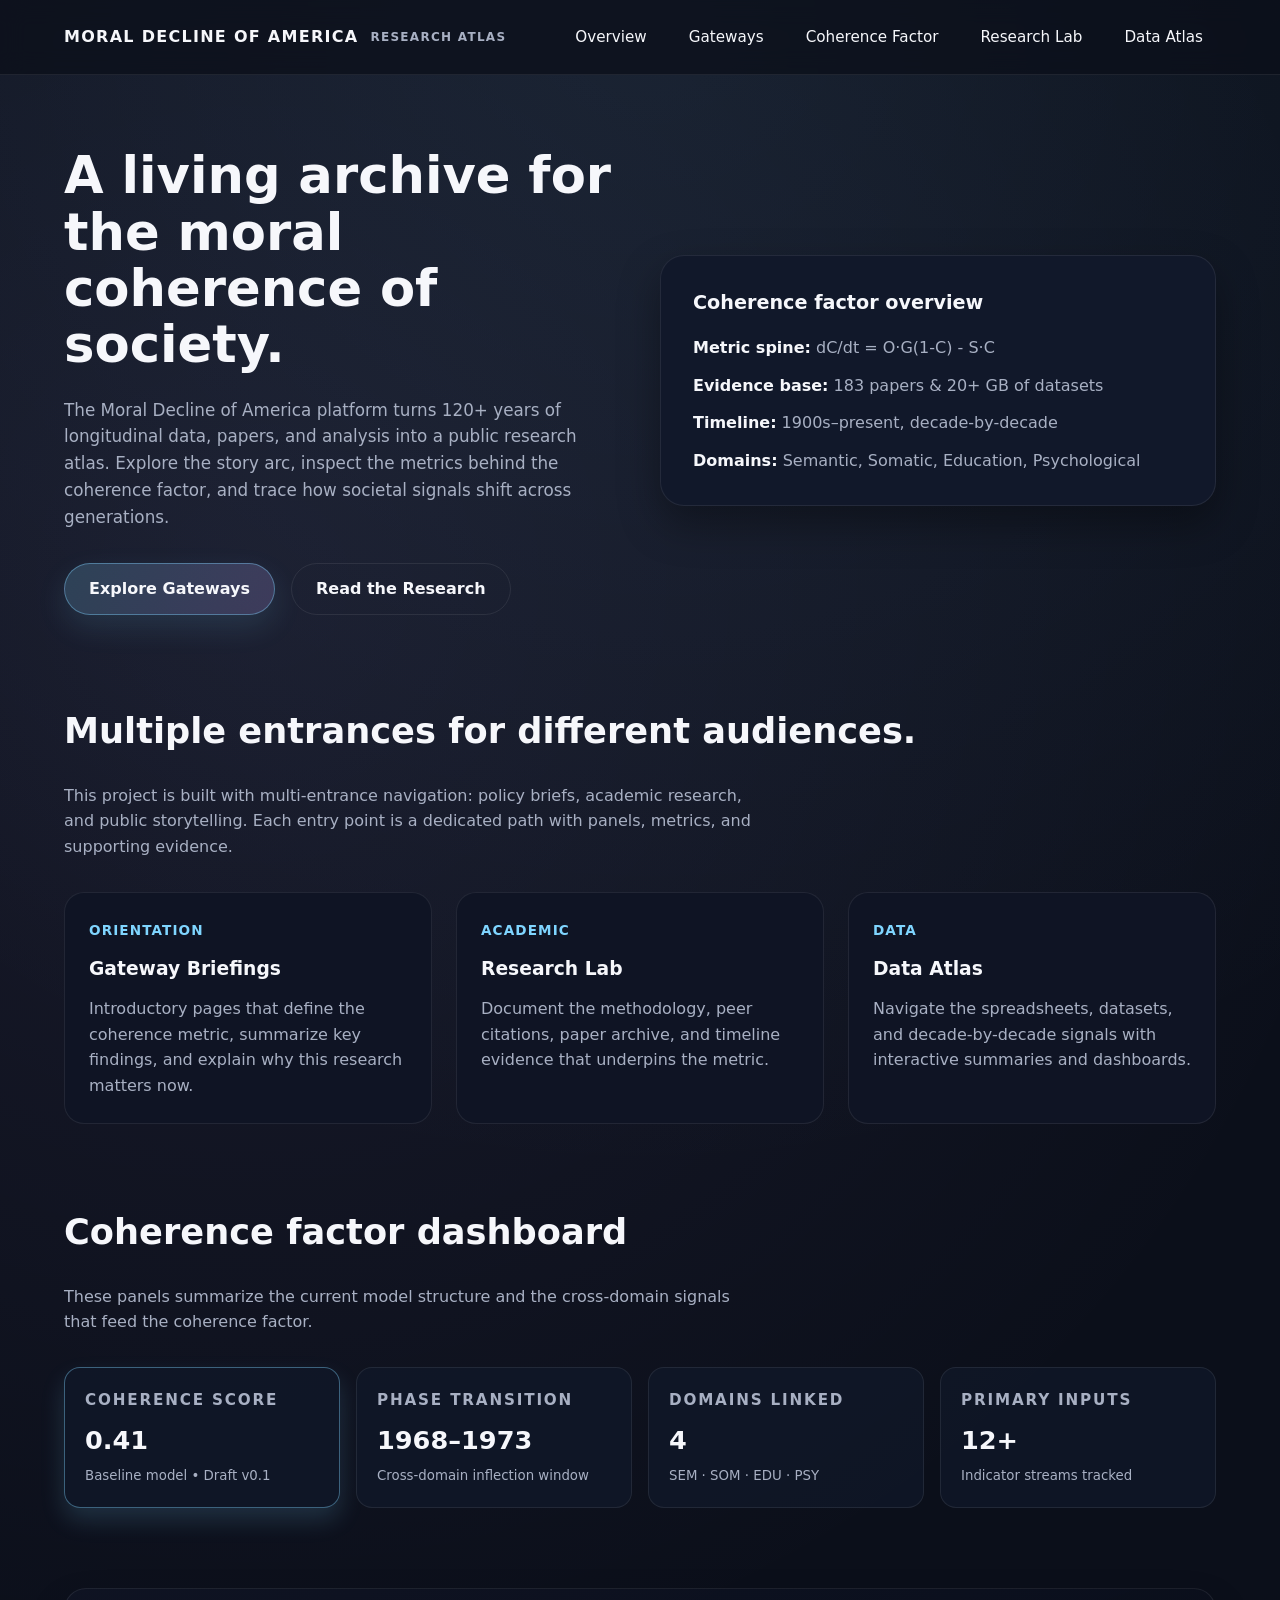
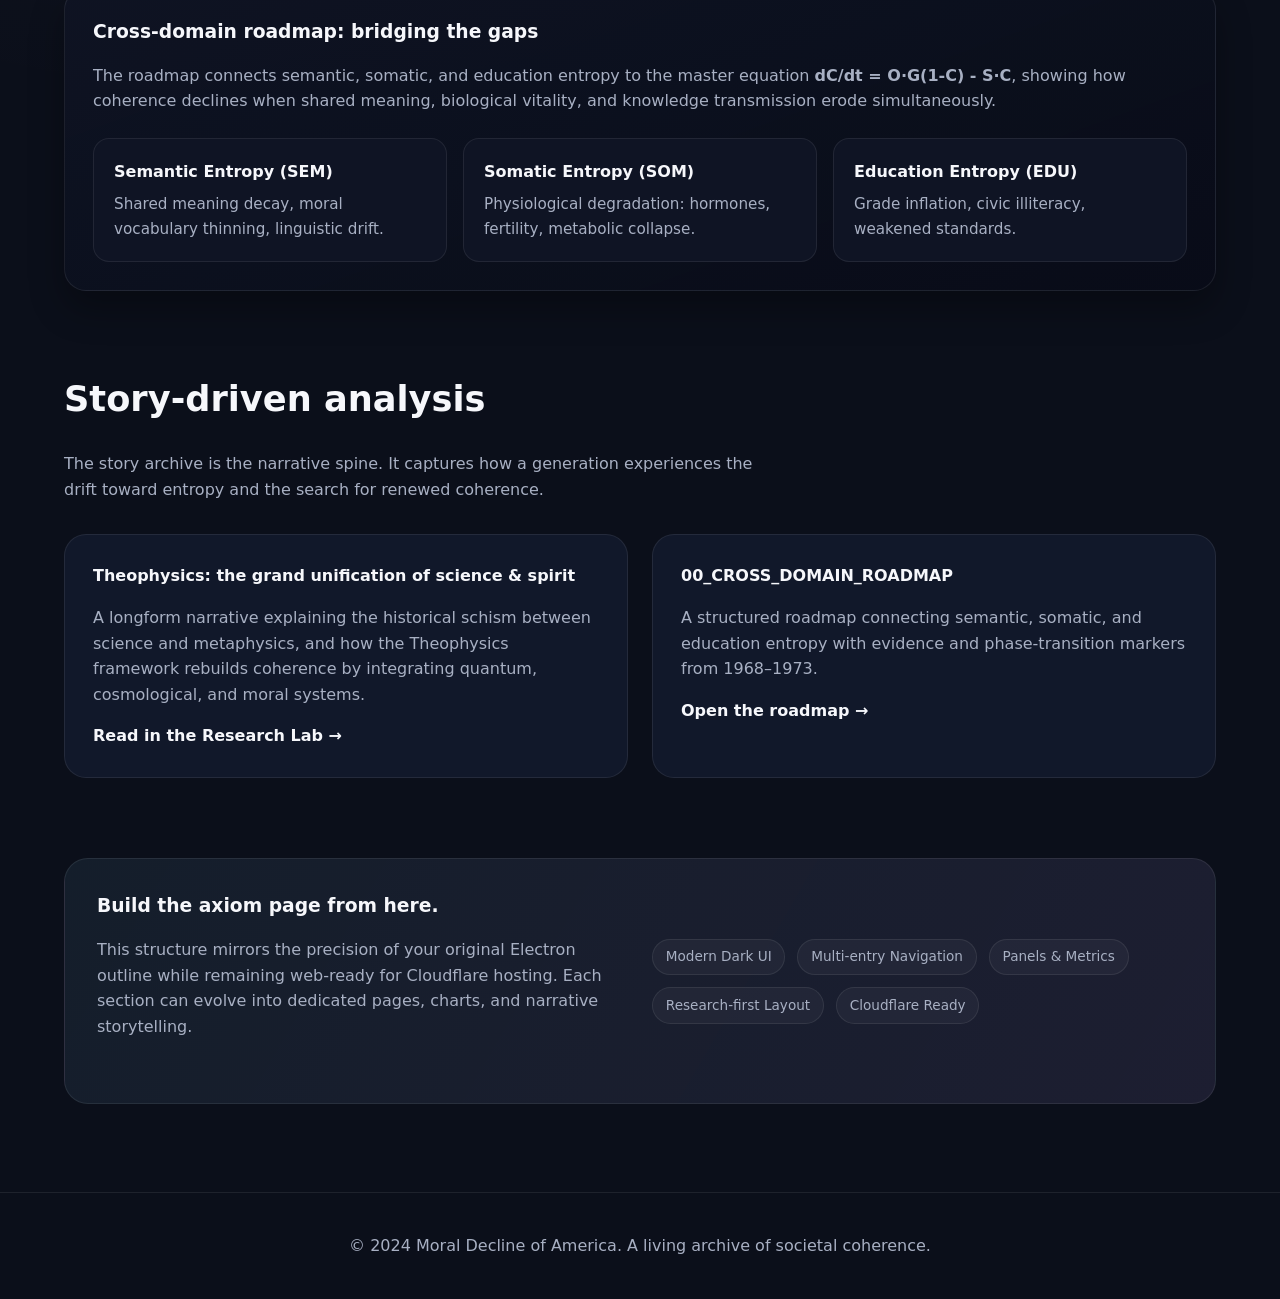
<file: index.html>
<!DOCTYPE html>
<html lang="en">
  <head>
    <meta charset="UTF-8" />
    <meta name="viewport" content="width=device-width, initial-scale=1.0" />
    <title>Moral Decline of America | Research Atlas</title>
    <link rel="stylesheet" href="assets/styles.css" />
  </head>
  <body>
    <header>
      <nav class="nav">
        <div class="brand">
          <strong>Moral Decline of America</strong>
          <span>Research Atlas</span>
        </div>
        <div class="nav-links">
          <a href="index.html">Overview</a>
          <a href="gateway.html">Gateways</a>
          <a href="coherence.html">Coherence Factor</a>
          <a href="research.html">Research Lab</a>
          <a href="atlas.html">Data Atlas</a>
        </div>
      </nav>
    </header>

    <section class="hero">
      <div>
        <h1>A living archive for the moral coherence of society.</h1>
        <p>
          The Moral Decline of America platform turns 120+ years of longitudinal data,
          papers, and analysis into a public research atlas. Explore the story arc,
          inspect the metrics behind the coherence factor, and trace how societal
          signals shift across generations.
        </p>
        <div class="button-row">
          <a class="button primary" href="gateway.html">Explore Gateways</a>
          <a class="button secondary" href="research.html">Read the Research</a>
        </div>
      </div>
      <div class="hero-card">
        <h3>Coherence factor overview</h3>
        <ul>
          <li><strong>Metric spine:</strong> dC/dt = O·G(1-C) - S·C</li>
          <li><strong>Evidence base:</strong> 183 papers &amp; 20+ GB of datasets</li>
          <li><strong>Timeline:</strong> 1900s–present, decade-by-decade</li>
          <li><strong>Domains:</strong> Semantic, Somatic, Education, Psychological</li>
        </ul>
      </div>
    </section>

    <section class="section">
      <h2>Multiple entrances for different audiences.</h2>
      <p class="lead">
        This project is built with multi-entrance navigation: policy briefs,
        academic research, and public storytelling. Each entry point is a dedicated
        path with panels, metrics, and supporting evidence.
      </p>
      <div class="grid">
        <article class="card">
          <span>Orientation</span>
          <h3>Gateway Briefings</h3>
          <p>
            Introductory pages that define the coherence metric, summarize key
            findings, and explain why this research matters now.
          </p>
        </article>
        <article class="card">
          <span>Academic</span>
          <h3>Research Lab</h3>
          <p>
            Document the methodology, peer citations, paper archive, and timeline
            evidence that underpins the metric.
          </p>
        </article>
        <article class="card">
          <span>Data</span>
          <h3>Data Atlas</h3>
          <p>
            Navigate the spreadsheets, datasets, and decade-by-decade signals with
            interactive summaries and dashboards.
          </p>
        </article>
      </div>
    </section>

    <section class="section">
      <h2>Coherence factor dashboard</h2>
      <p class="lead">
        These panels summarize the current model structure and the cross-domain
        signals that feed the coherence factor.
      </p>
      <div class="metric-grid">
        <div class="metric-card highlighted">
          <h4>Coherence Score</h4>
          <p>0.41</p>
          <small>Baseline model • Draft v0.1</small>
        </div>
        <div class="metric-card">
          <h4>Phase Transition</h4>
          <p>1968–1973</p>
          <small>Cross-domain inflection window</small>
        </div>
        <div class="metric-card">
          <h4>Domains Linked</h4>
          <p>4</p>
          <small>SEM · SOM · EDU · PSY</small>
        </div>
        <div class="metric-card">
          <h4>Primary Inputs</h4>
          <p>12+</p>
          <small>Indicator streams tracked</small>
        </div>
      </div>
    </section>

    <section class="section">
      <div class="panel">
        <h3>Cross-domain roadmap: bridging the gaps</h3>
        <p>
          The roadmap connects semantic, somatic, and education entropy to the master
          equation <strong>dC/dt = O·G(1-C) - S·C</strong>, showing how coherence declines when
          shared meaning, biological vitality, and knowledge transmission erode
          simultaneously.
        </p>
        <div class="highlight-row">
          <div class="highlight">
            <h4>Semantic Entropy (SEM)</h4>
            <p>Shared meaning decay, moral vocabulary thinning, linguistic drift.</p>
          </div>
          <div class="highlight">
            <h4>Somatic Entropy (SOM)</h4>
            <p>Physiological degradation: hormones, fertility, metabolic collapse.</p>
          </div>
          <div class="highlight">
            <h4>Education Entropy (EDU)</h4>
            <p>Grade inflation, civic illiteracy, weakened standards.</p>
          </div>
        </div>
      </div>
    </section>

    <section class="section">
      <h2>Story-driven analysis</h2>
      <p class="lead">
        The story archive is the narrative spine. It captures how a generation
        experiences the drift toward entropy and the search for renewed coherence.
      </p>
      <div class="grid">
        <article class="story-card">
          <h4>Theophysics: the grand unification of science &amp; spirit</h4>
          <p>
            A longform narrative explaining the historical schism between science
            and metaphysics, and how the Theophysics framework rebuilds coherence
            by integrating quantum, cosmological, and moral systems.
          </p>
          <a href="research.html">Read in the Research Lab →</a>
        </article>
        <article class="story-card">
          <h4>00_CROSS_DOMAIN_ROADMAP</h4>
          <p>
            A structured roadmap connecting semantic, somatic, and education entropy
            with evidence and phase-transition markers from 1968–1973.
          </p>
          <a href="research.html">Open the roadmap →</a>
        </article>
      </div>
    </section>

    <section class="section">
      <div class="callout">
        <div>
          <h3>Build the axiom page from here.</h3>
          <p class="lead">
            This structure mirrors the precision of your original Electron outline
            while remaining web-ready for Cloudflare hosting. Each section can
            evolve into dedicated pages, charts, and narrative storytelling.
          </p>
        </div>
        <div class="badges">
          <span class="badge">Modern Dark UI</span>
          <span class="badge">Multi-entry Navigation</span>
          <span class="badge">Panels &amp; Metrics</span>
          <span class="badge">Research-first Layout</span>
          <span class="badge">Cloudflare Ready</span>
        </div>
      </div>
    </section>

    <footer>
      <p>© 2024 Moral Decline of America. A living archive of societal coherence.</p>
    </footer>
  </body>
</html>
</file>
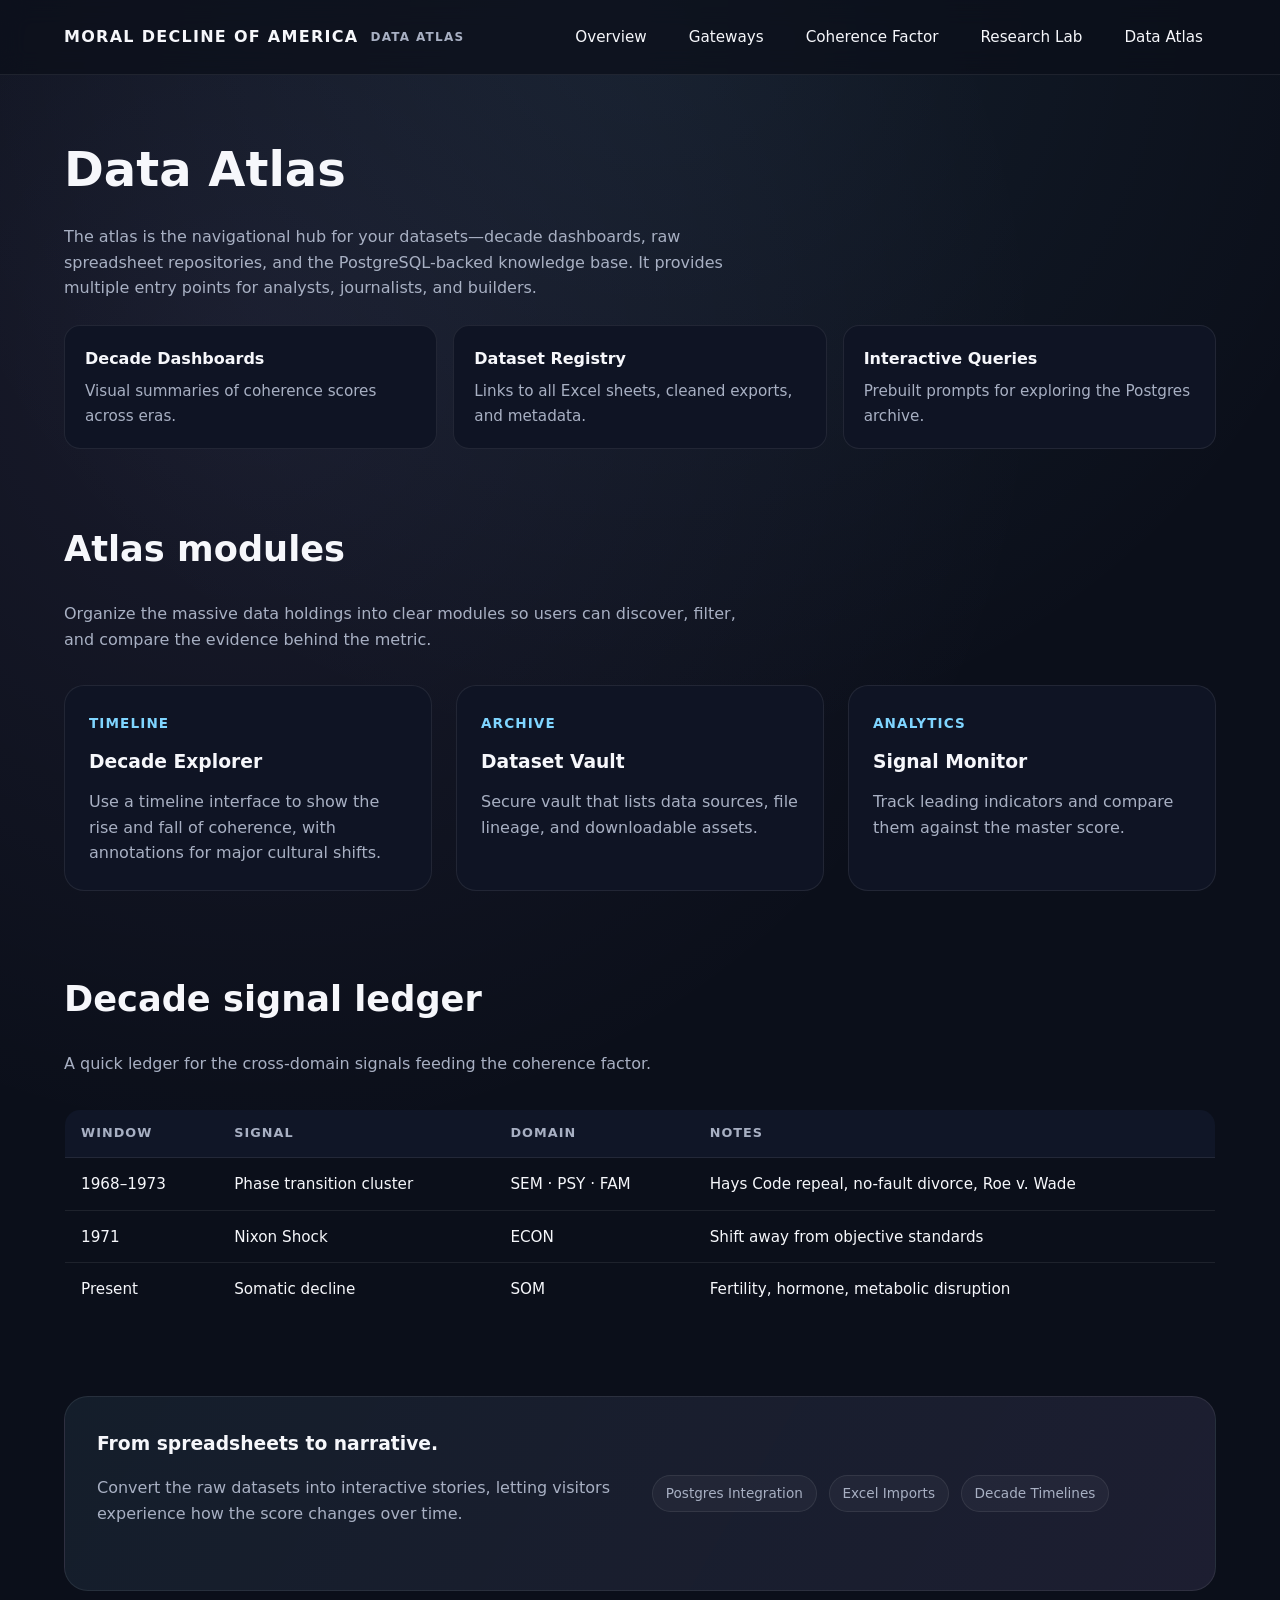
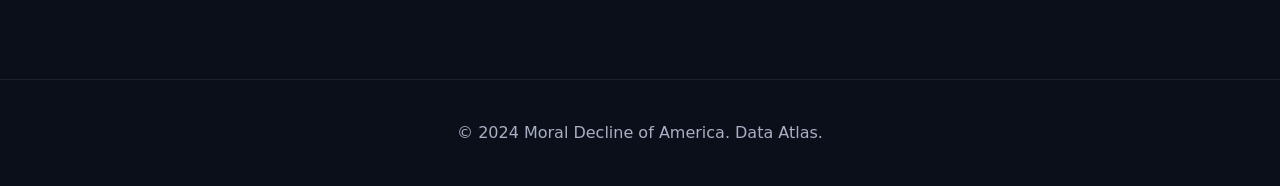
<file: atlas.html>
<!DOCTYPE html>
<html lang="en">
  <head>
    <meta charset="UTF-8" />
    <meta name="viewport" content="width=device-width, initial-scale=1.0" />
    <title>Data Atlas | Moral Decline of America</title>
    <link rel="stylesheet" href="assets/styles.css" />
  </head>
  <body>
    <header>
      <nav class="nav">
        <div class="brand">
          <strong>Moral Decline of America</strong>
          <span>Data Atlas</span>
        </div>
        <div class="nav-links">
          <a href="index.html">Overview</a>
          <a href="gateway.html">Gateways</a>
          <a href="coherence.html">Coherence Factor</a>
          <a href="research.html">Research Lab</a>
          <a href="atlas.html">Data Atlas</a>
        </div>
      </nav>
    </header>

    <section class="page-hero">
      <h1>Data Atlas</h1>
      <p>
        The atlas is the navigational hub for your datasets—decade dashboards,
        raw spreadsheet repositories, and the PostgreSQL-backed knowledge base.
        It provides multiple entry points for analysts, journalists, and builders.
      </p>
      <div class="highlight-row">
        <div class="highlight">
          <h4>Decade Dashboards</h4>
          <p>Visual summaries of coherence scores across eras.</p>
        </div>
        <div class="highlight">
          <h4>Dataset Registry</h4>
          <p>Links to all Excel sheets, cleaned exports, and metadata.</p>
        </div>
        <div class="highlight">
          <h4>Interactive Queries</h4>
          <p>Prebuilt prompts for exploring the Postgres archive.</p>
        </div>
      </div>
    </section>

    <section class="section">
      <h2>Atlas modules</h2>
      <p class="lead">
        Organize the massive data holdings into clear modules so users can
        discover, filter, and compare the evidence behind the metric.
      </p>
      <div class="grid">
        <article class="card">
          <span>Timeline</span>
          <h3>Decade Explorer</h3>
          <p>
            Use a timeline interface to show the rise and fall of coherence, with
            annotations for major cultural shifts.
          </p>
        </article>
        <article class="card">
          <span>Archive</span>
          <h3>Dataset Vault</h3>
          <p>
            Secure vault that lists data sources, file lineage, and downloadable
            assets.
          </p>
        </article>
        <article class="card">
          <span>Analytics</span>
          <h3>Signal Monitor</h3>
          <p>
            Track leading indicators and compare them against the master score.
          </p>
        </article>
      </div>
    </section>

    <section class="section">
      <h2>Decade signal ledger</h2>
      <p class="lead">
        A quick ledger for the cross-domain signals feeding the coherence factor.
      </p>
      <table class="data-table">
        <thead>
          <tr>
            <th>Window</th>
            <th>Signal</th>
            <th>Domain</th>
            <th>Notes</th>
          </tr>
        </thead>
        <tbody>
          <tr>
            <td>1968–1973</td>
            <td>Phase transition cluster</td>
            <td>SEM · PSY · FAM</td>
            <td>Hays Code repeal, no-fault divorce, Roe v. Wade</td>
          </tr>
          <tr>
            <td>1971</td>
            <td>Nixon Shock</td>
            <td>ECON</td>
            <td>Shift away from objective standards</td>
          </tr>
          <tr>
            <td>Present</td>
            <td>Somatic decline</td>
            <td>SOM</td>
            <td>Fertility, hormone, metabolic disruption</td>
          </tr>
        </tbody>
      </table>
    </section>

    <section class="section">
      <div class="callout">
        <div>
          <h3>From spreadsheets to narrative.</h3>
          <p class="lead">
            Convert the raw datasets into interactive stories, letting visitors
            experience how the score changes over time.
          </p>
        </div>
        <div class="badges">
          <span class="badge">Postgres Integration</span>
          <span class="badge">Excel Imports</span>
          <span class="badge">Decade Timelines</span>
        </div>
      </div>
    </section>

    <footer>
      <p>© 2024 Moral Decline of America. Data Atlas.</p>
    </footer>
  </body>
</html>
</file>
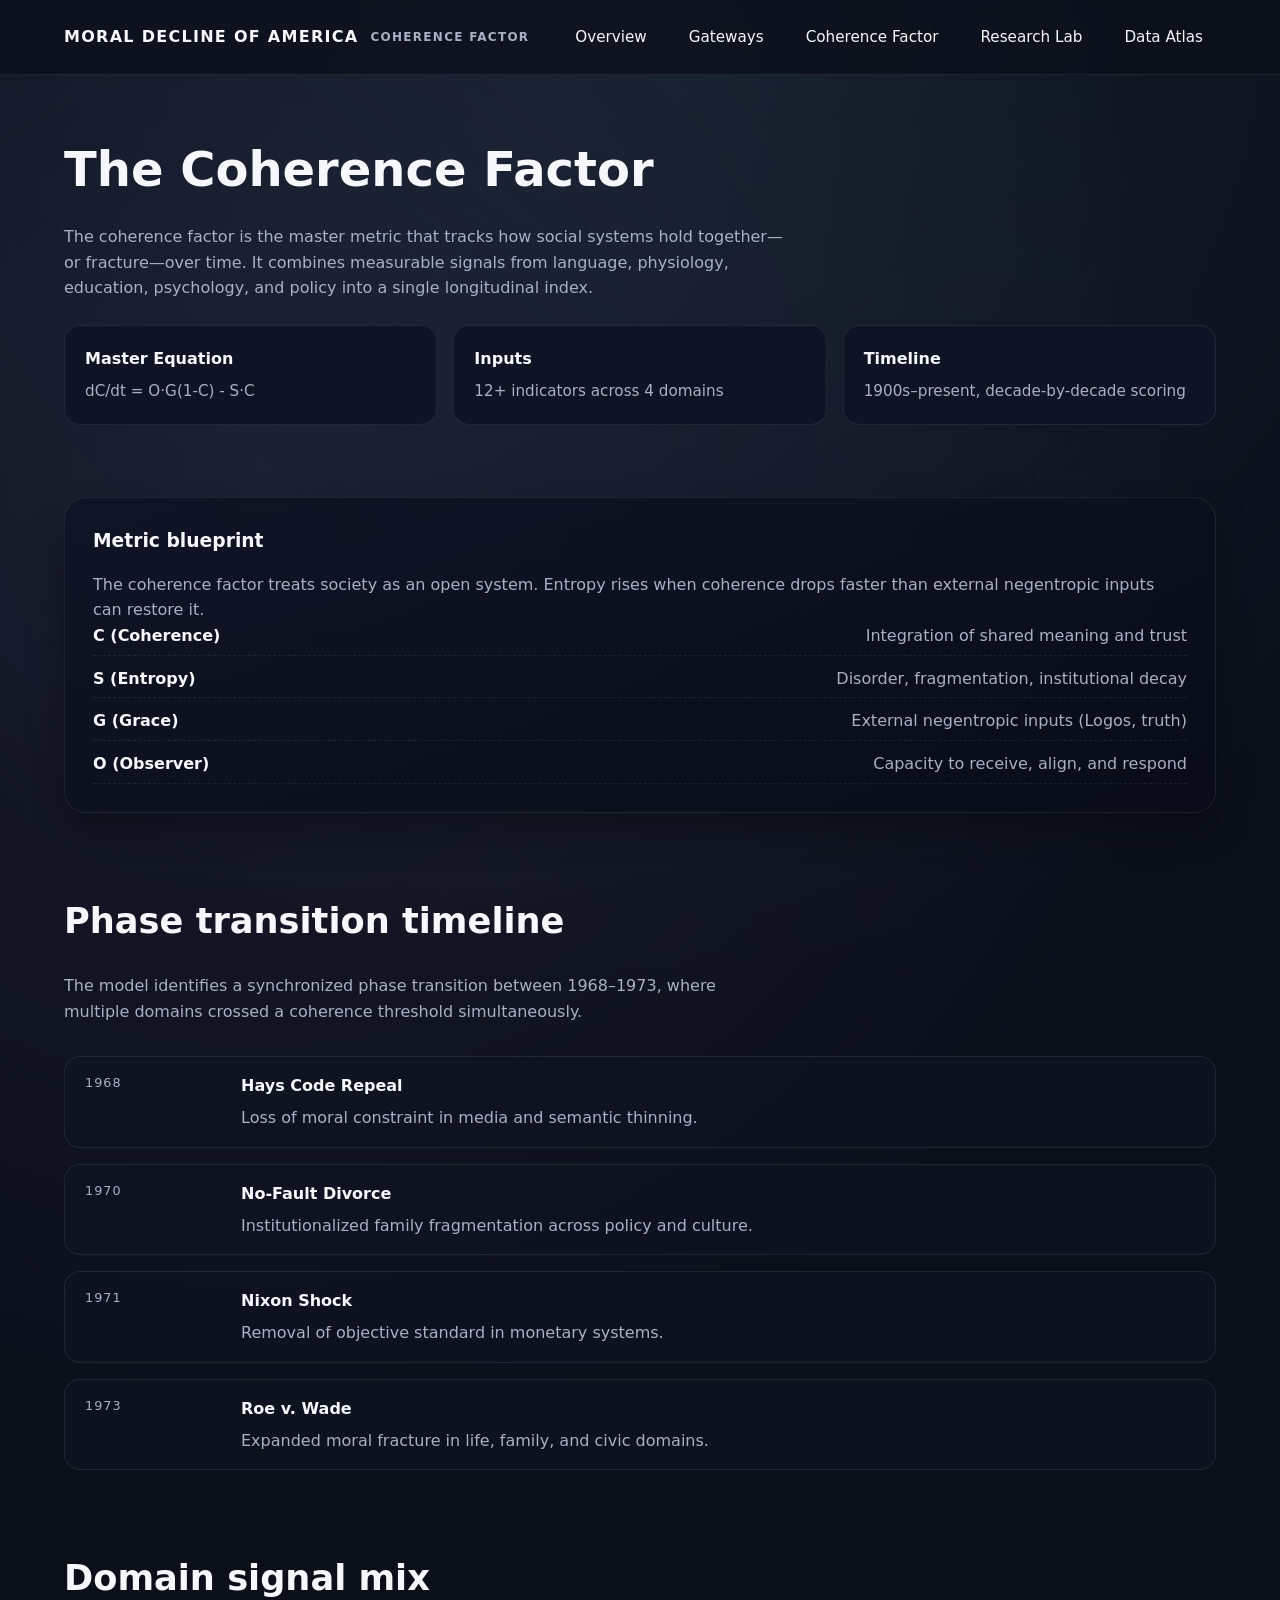
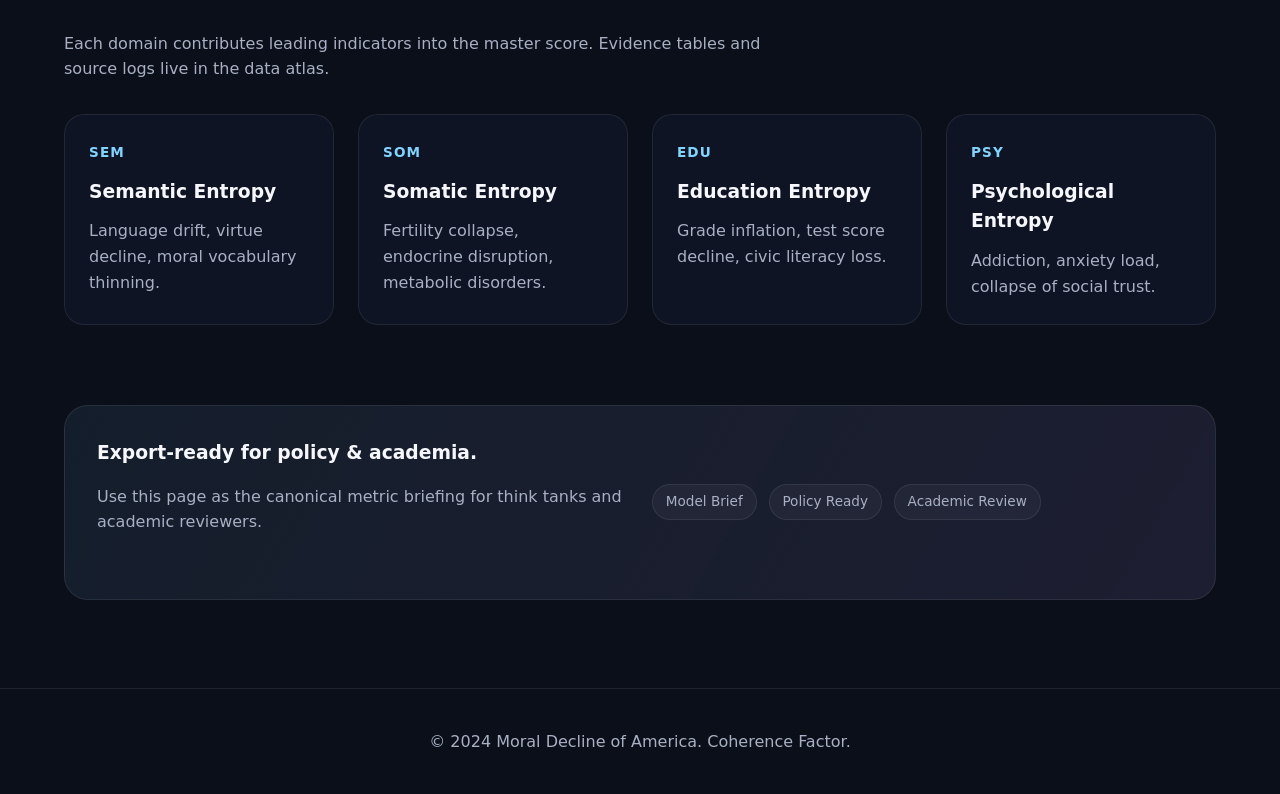
<file: coherence.html>
<!DOCTYPE html>
<html lang="en">
  <head>
    <meta charset="UTF-8" />
    <meta name="viewport" content="width=device-width, initial-scale=1.0" />
    <title>Coherence Factor | Moral Decline of America</title>
    <link rel="stylesheet" href="assets/styles.css" />
  </head>
  <body>
    <header>
      <nav class="nav">
        <div class="brand">
          <strong>Moral Decline of America</strong>
          <span>Coherence Factor</span>
        </div>
        <div class="nav-links">
          <a href="index.html">Overview</a>
          <a href="gateway.html">Gateways</a>
          <a href="coherence.html">Coherence Factor</a>
          <a href="research.html">Research Lab</a>
          <a href="atlas.html">Data Atlas</a>
        </div>
      </nav>
    </header>

    <section class="page-hero">
      <h1>The Coherence Factor</h1>
      <p>
        The coherence factor is the master metric that tracks how social systems
        hold together—or fracture—over time. It combines measurable signals from
        language, physiology, education, psychology, and policy into a single
        longitudinal index.
      </p>
      <div class="highlight-row">
        <div class="highlight">
          <h4>Master Equation</h4>
          <p>dC/dt = O·G(1-C) - S·C</p>
        </div>
        <div class="highlight">
          <h4>Inputs</h4>
          <p>12+ indicators across 4 domains</p>
        </div>
        <div class="highlight">
          <h4>Timeline</h4>
          <p>1900s–present, decade-by-decade scoring</p>
        </div>
      </div>
    </section>

    <section class="section">
      <div class="panel">
        <h3>Metric blueprint</h3>
        <p>
          The coherence factor treats society as an open system. Entropy rises when
          coherence drops faster than external negentropic inputs can restore it.
        </p>
        <ul class="stat-list">
          <li><strong>C (Coherence)</strong><span>Integration of shared meaning and trust</span></li>
          <li><strong>S (Entropy)</strong><span>Disorder, fragmentation, institutional decay</span></li>
          <li><strong>G (Grace)</strong><span>External negentropic inputs (Logos, truth)</span></li>
          <li><strong>O (Observer)</strong><span>Capacity to receive, align, and respond</span></li>
        </ul>
      </div>
    </section>

    <section class="section">
      <h2>Phase transition timeline</h2>
      <p class="lead">
        The model identifies a synchronized phase transition between 1968–1973,
        where multiple domains crossed a coherence threshold simultaneously.
      </p>
      <div class="timeline">
        <div class="timeline-item">
          <span>1968</span>
          <div>
            <h4>Hays Code Repeal</h4>
            <p>Loss of moral constraint in media and semantic thinning.</p>
          </div>
        </div>
        <div class="timeline-item">
          <span>1970</span>
          <div>
            <h4>No-Fault Divorce</h4>
            <p>Institutionalized family fragmentation across policy and culture.</p>
          </div>
        </div>
        <div class="timeline-item">
          <span>1971</span>
          <div>
            <h4>Nixon Shock</h4>
            <p>Removal of objective standard in monetary systems.</p>
          </div>
        </div>
        <div class="timeline-item">
          <span>1973</span>
          <div>
            <h4>Roe v. Wade</h4>
            <p>Expanded moral fracture in life, family, and civic domains.</p>
          </div>
        </div>
      </div>
    </section>

    <section class="section">
      <h2>Domain signal mix</h2>
      <p class="lead">
        Each domain contributes leading indicators into the master score. Evidence
        tables and source logs live in the data atlas.
      </p>
      <div class="grid">
        <article class="card">
          <span>SEM</span>
          <h3>Semantic Entropy</h3>
          <p>Language drift, virtue decline, moral vocabulary thinning.</p>
        </article>
        <article class="card">
          <span>SOM</span>
          <h3>Somatic Entropy</h3>
          <p>Fertility collapse, endocrine disruption, metabolic disorders.</p>
        </article>
        <article class="card">
          <span>EDU</span>
          <h3>Education Entropy</h3>
          <p>Grade inflation, test score decline, civic literacy loss.</p>
        </article>
        <article class="card">
          <span>PSY</span>
          <h3>Psychological Entropy</h3>
          <p>Addiction, anxiety load, collapse of social trust.</p>
        </article>
      </div>
    </section>

    <section class="section">
      <div class="callout">
        <div>
          <h3>Export-ready for policy &amp; academia.</h3>
          <p class="lead">
            Use this page as the canonical metric briefing for think tanks and
            academic reviewers.
          </p>
        </div>
        <div class="badges">
          <span class="badge">Model Brief</span>
          <span class="badge">Policy Ready</span>
          <span class="badge">Academic Review</span>
        </div>
      </div>
    </section>

    <footer>
      <p>© 2024 Moral Decline of America. Coherence Factor.</p>
    </footer>
  </body>
</html>
</file>
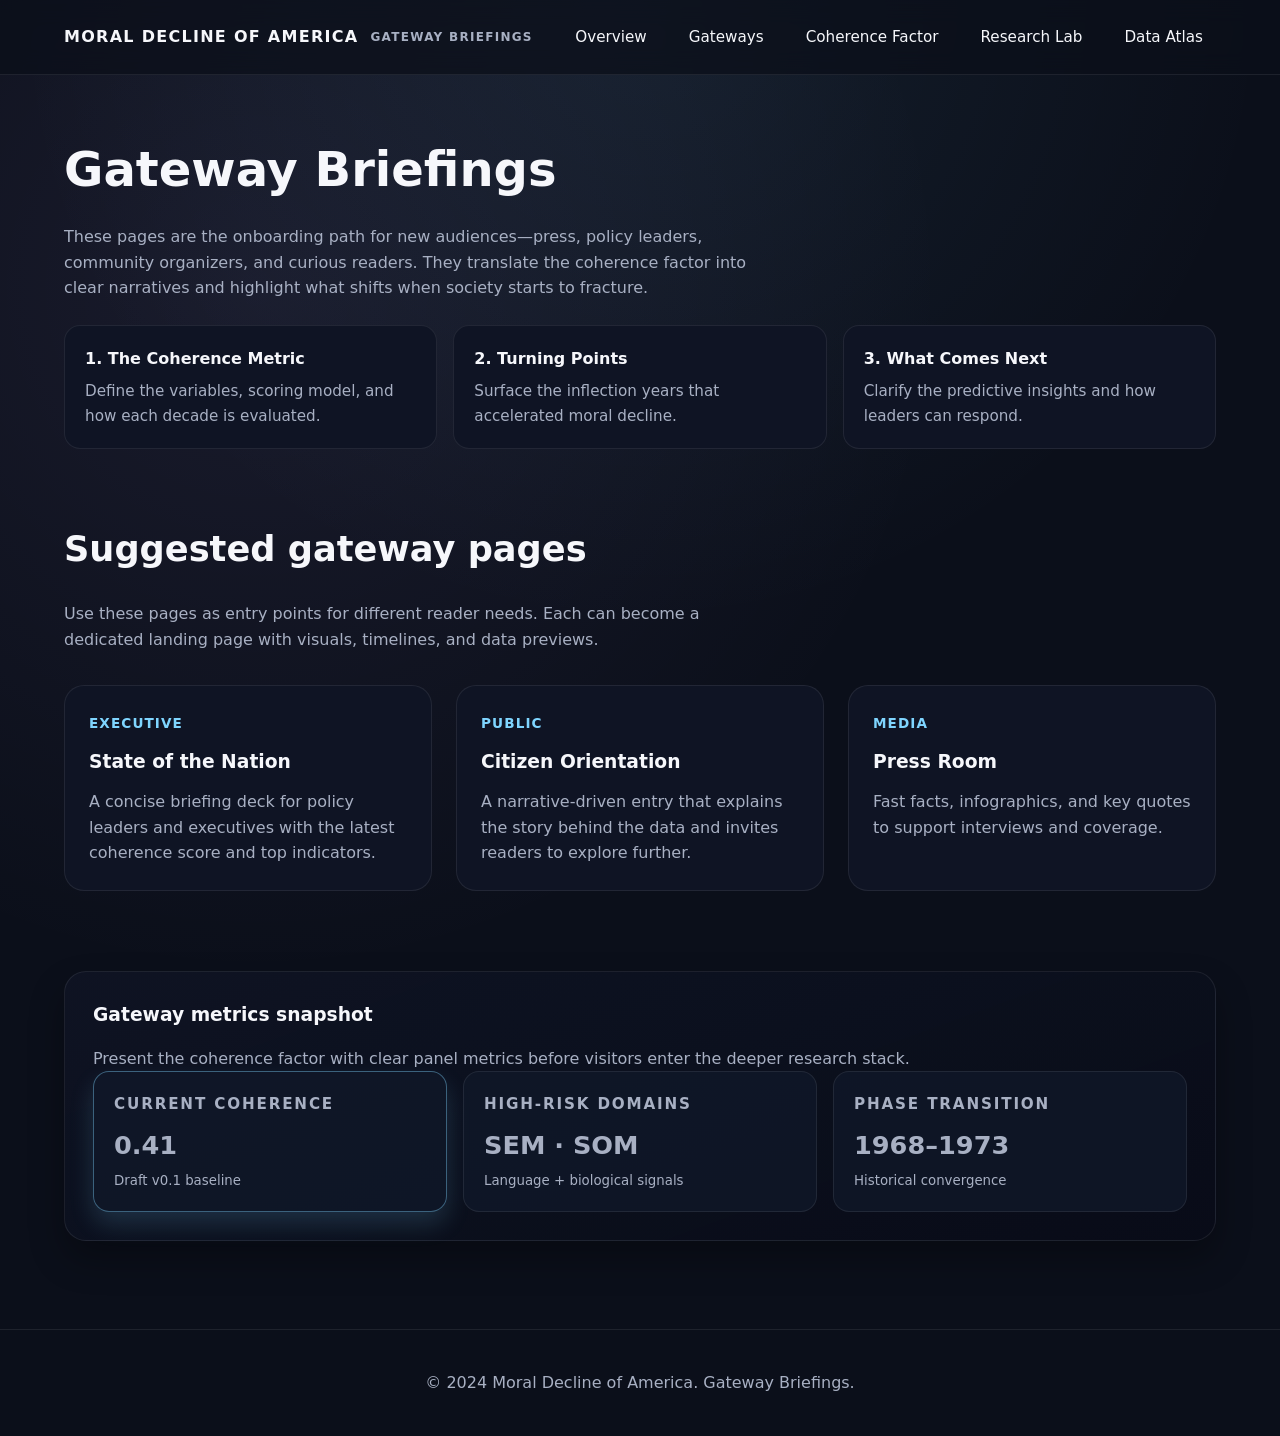
<file: gateway.html>
<!DOCTYPE html>
<html lang="en">
  <head>
    <meta charset="UTF-8" />
    <meta name="viewport" content="width=device-width, initial-scale=1.0" />
    <title>Gateway Briefings | Moral Decline of America</title>
    <link rel="stylesheet" href="assets/styles.css" />
  </head>
  <body>
    <header>
      <nav class="nav">
        <div class="brand">
          <strong>Moral Decline of America</strong>
          <span>Gateway Briefings</span>
        </div>
        <div class="nav-links">
          <a href="index.html">Overview</a>
          <a href="gateway.html">Gateways</a>
          <a href="coherence.html">Coherence Factor</a>
          <a href="research.html">Research Lab</a>
          <a href="atlas.html">Data Atlas</a>
        </div>
      </nav>
    </header>

    <section class="page-hero">
      <h1>Gateway Briefings</h1>
      <p>
        These pages are the onboarding path for new audiences—press, policy
        leaders, community organizers, and curious readers. They translate the
        coherence factor into clear narratives and highlight what shifts when
        society starts to fracture.
      </p>
      <div class="highlight-row">
        <div class="highlight">
          <h4>1. The Coherence Metric</h4>
          <p>Define the variables, scoring model, and how each decade is evaluated.</p>
        </div>
        <div class="highlight">
          <h4>2. Turning Points</h4>
          <p>Surface the inflection years that accelerated moral decline.</p>
        </div>
        <div class="highlight">
          <h4>3. What Comes Next</h4>
          <p>Clarify the predictive insights and how leaders can respond.</p>
        </div>
      </div>
    </section>

    <section class="section">
      <h2>Suggested gateway pages</h2>
      <p class="lead">
        Use these pages as entry points for different reader needs. Each can
        become a dedicated landing page with visuals, timelines, and data previews.
      </p>
      <div class="grid">
        <article class="card">
          <span>Executive</span>
          <h3>State of the Nation</h3>
          <p>
            A concise briefing deck for policy leaders and executives with the
            latest coherence score and top indicators.
          </p>
        </article>
        <article class="card">
          <span>Public</span>
          <h3>Citizen Orientation</h3>
          <p>
            A narrative-driven entry that explains the story behind the data and
            invites readers to explore further.
          </p>
        </article>
        <article class="card">
          <span>Media</span>
          <h3>Press Room</h3>
          <p>
            Fast facts, infographics, and key quotes to support interviews and
            coverage.
          </p>
        </article>
      </div>
    </section>

    <section class="section">
      <div class="panel">
        <h3>Gateway metrics snapshot</h3>
        <p>
          Present the coherence factor with clear panel metrics before visitors
          enter the deeper research stack.
        </p>
        <div class="metric-grid">
          <div class="metric-card highlighted">
            <h4>Current Coherence</h4>
            <p>0.41</p>
            <small>Draft v0.1 baseline</small>
          </div>
          <div class="metric-card">
            <h4>High-Risk Domains</h4>
            <p>SEM · SOM</p>
            <small>Language + biological signals</small>
          </div>
          <div class="metric-card">
            <h4>Phase Transition</h4>
            <p>1968–1973</p>
            <small>Historical convergence</small>
          </div>
        </div>
      </div>
    </section>

    <footer>
      <p>© 2024 Moral Decline of America. Gateway Briefings.</p>
    </footer>
  </body>
</html>
</file>
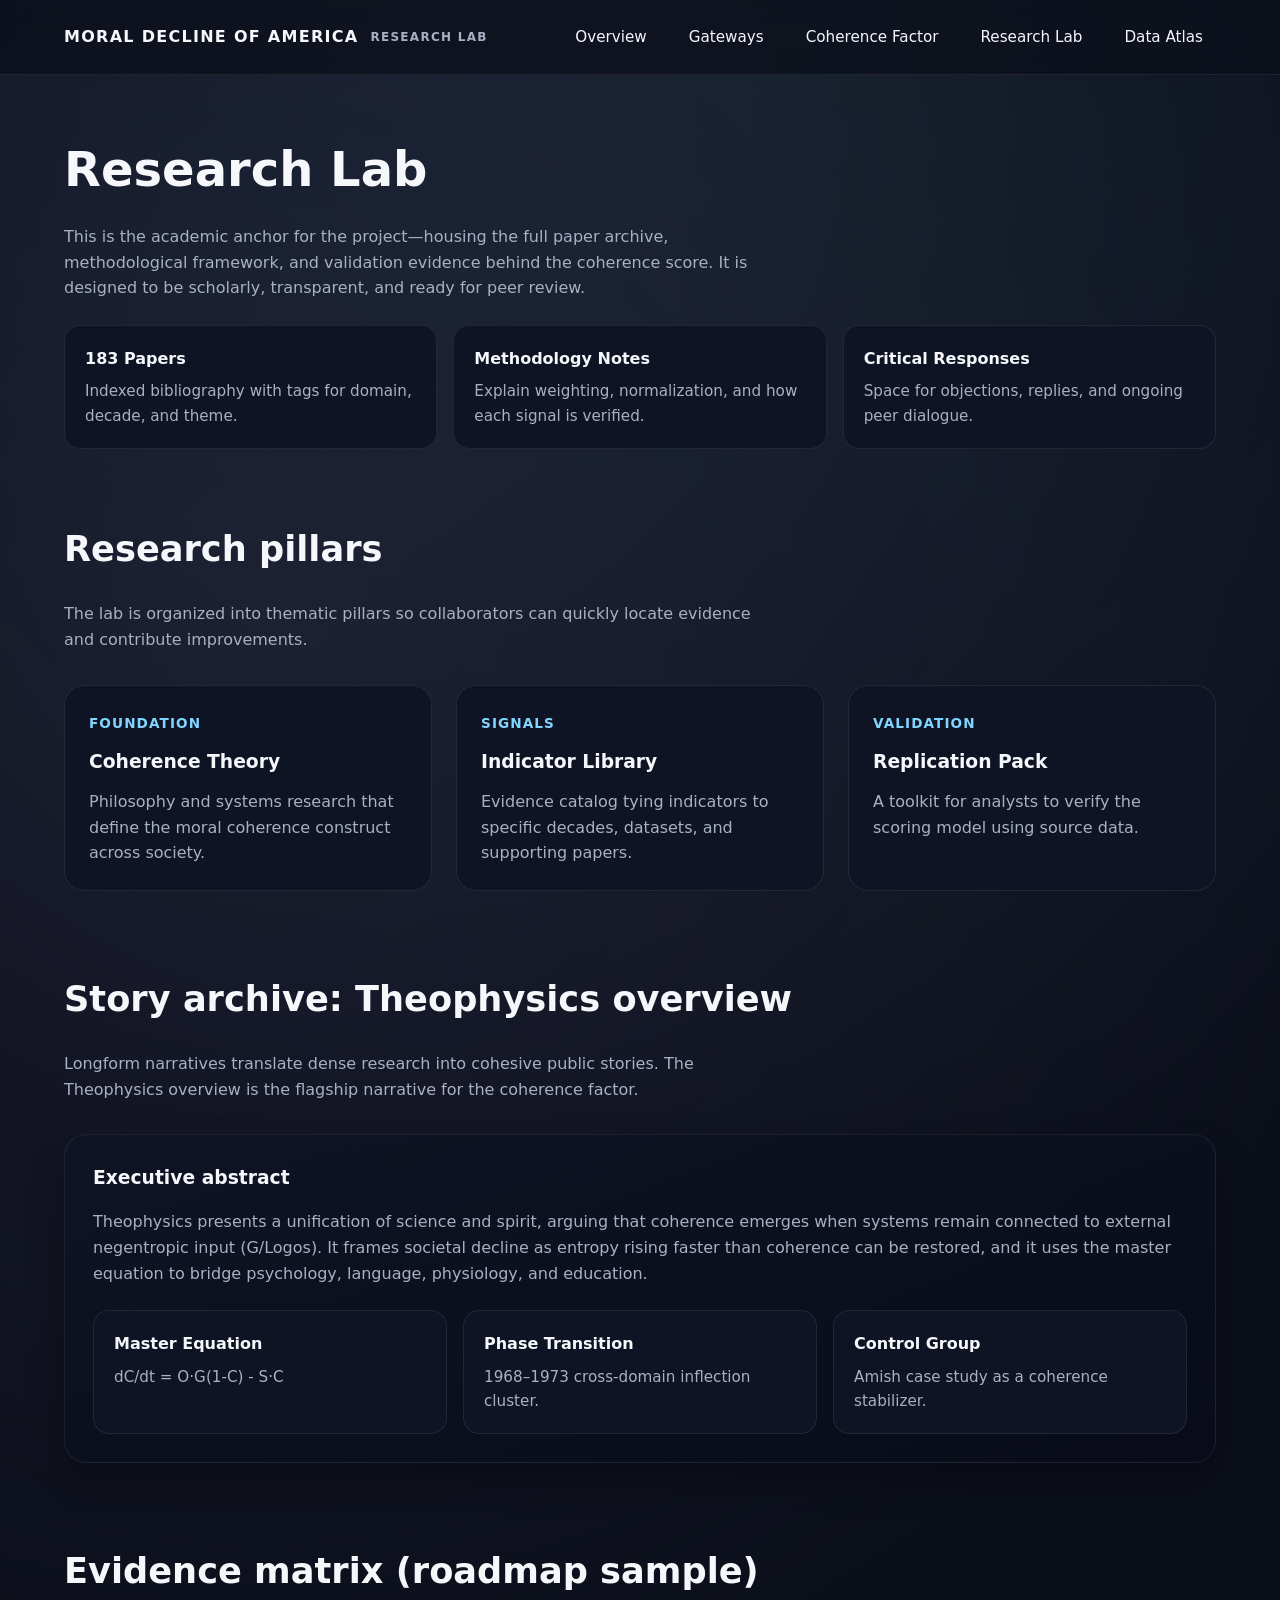
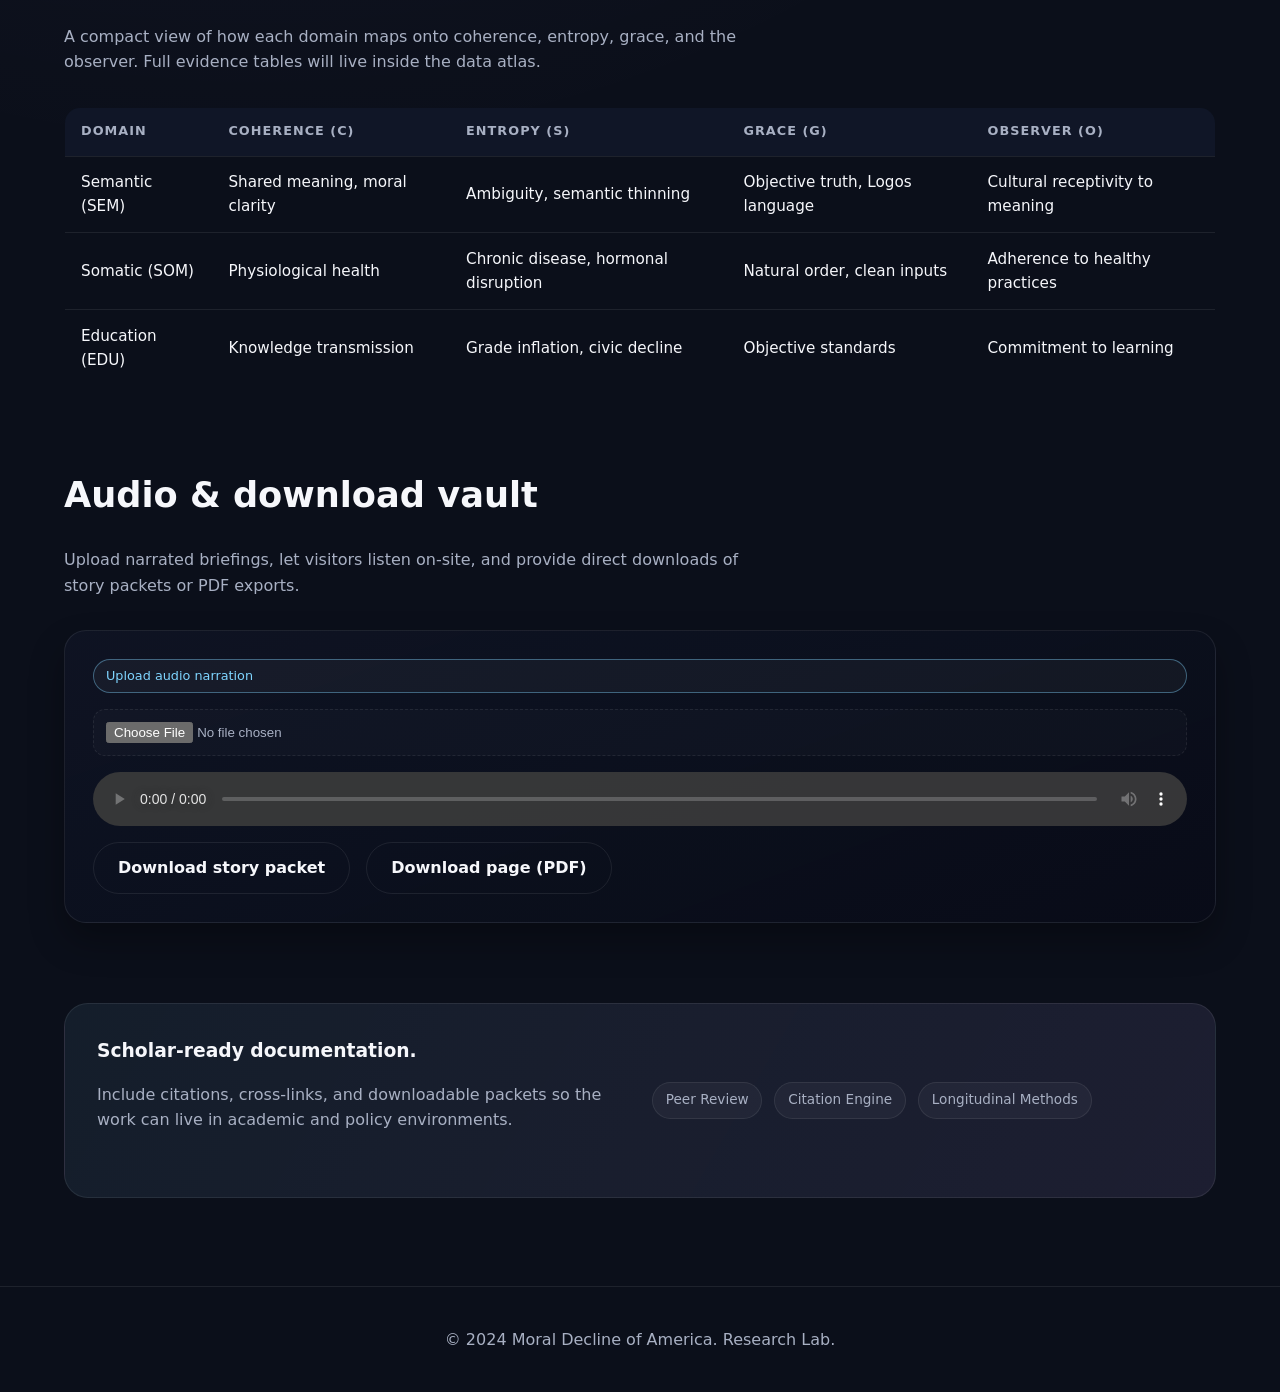
<file: research.html>
<!DOCTYPE html>
<html lang="en">
  <head>
    <meta charset="UTF-8" />
    <meta name="viewport" content="width=device-width, initial-scale=1.0" />
    <title>Research Lab | Moral Decline of America</title>
    <link rel="stylesheet" href="assets/styles.css" />
  </head>
  <body>
    <header>
      <nav class="nav">
        <div class="brand">
          <strong>Moral Decline of America</strong>
          <span>Research Lab</span>
        </div>
        <div class="nav-links">
          <a href="index.html">Overview</a>
          <a href="gateway.html">Gateways</a>
          <a href="coherence.html">Coherence Factor</a>
          <a href="research.html">Research Lab</a>
          <a href="atlas.html">Data Atlas</a>
        </div>
      </nav>
    </header>

    <section class="page-hero">
      <h1>Research Lab</h1>
      <p>
        This is the academic anchor for the project—housing the full paper archive,
        methodological framework, and validation evidence behind the coherence
        score. It is designed to be scholarly, transparent, and ready for peer
        review.
      </p>
      <div class="highlight-row">
        <div class="highlight">
          <h4>183 Papers</h4>
          <p>Indexed bibliography with tags for domain, decade, and theme.</p>
        </div>
        <div class="highlight">
          <h4>Methodology Notes</h4>
          <p>Explain weighting, normalization, and how each signal is verified.</p>
        </div>
        <div class="highlight">
          <h4>Critical Responses</h4>
          <p>Space for objections, replies, and ongoing peer dialogue.</p>
        </div>
      </div>
    </section>

    <section class="section">
      <h2>Research pillars</h2>
      <p class="lead">
        The lab is organized into thematic pillars so collaborators can quickly
        locate evidence and contribute improvements.
      </p>
      <div class="grid">
        <article class="card">
          <span>Foundation</span>
          <h3>Coherence Theory</h3>
          <p>
            Philosophy and systems research that define the moral coherence
            construct across society.
          </p>
        </article>
        <article class="card">
          <span>Signals</span>
          <h3>Indicator Library</h3>
          <p>
            Evidence catalog tying indicators to specific decades, datasets, and
            supporting papers.
          </p>
        </article>
        <article class="card">
          <span>Validation</span>
          <h3>Replication Pack</h3>
          <p>
            A toolkit for analysts to verify the scoring model using source data.
          </p>
        </article>
      </div>
    </section>

    <section class="section">
      <h2>Story archive: Theophysics overview</h2>
      <p class="lead">
        Longform narratives translate dense research into cohesive public stories.
        The Theophysics overview is the flagship narrative for the coherence factor.
      </p>
      <div class="panel">
        <h3>Executive abstract</h3>
        <p>
          Theophysics presents a unification of science and spirit, arguing that
          coherence emerges when systems remain connected to external negentropic
          input (G/Logos). It frames societal decline as entropy rising faster than
          coherence can be restored, and it uses the master equation to bridge
          psychology, language, physiology, and education.
        </p>
        <div class="highlight-row">
          <div class="highlight">
            <h4>Master Equation</h4>
            <p>dC/dt = O·G(1-C) - S·C</p>
          </div>
          <div class="highlight">
            <h4>Phase Transition</h4>
            <p>1968–1973 cross-domain inflection cluster.</p>
          </div>
          <div class="highlight">
            <h4>Control Group</h4>
            <p>Amish case study as a coherence stabilizer.</p>
          </div>
        </div>
      </div>
    </section>

    <section class="section">
      <h2>Evidence matrix (roadmap sample)</h2>
      <p class="lead">
        A compact view of how each domain maps onto coherence, entropy, grace, and
        the observer. Full evidence tables will live inside the data atlas.
      </p>
      <table class="data-table">
        <thead>
          <tr>
            <th>Domain</th>
            <th>Coherence (C)</th>
            <th>Entropy (S)</th>
            <th>Grace (G)</th>
            <th>Observer (O)</th>
          </tr>
        </thead>
        <tbody>
          <tr>
            <td>Semantic (SEM)</td>
            <td>Shared meaning, moral clarity</td>
            <td>Ambiguity, semantic thinning</td>
            <td>Objective truth, Logos language</td>
            <td>Cultural receptivity to meaning</td>
          </tr>
          <tr>
            <td>Somatic (SOM)</td>
            <td>Physiological health</td>
            <td>Chronic disease, hormonal disruption</td>
            <td>Natural order, clean inputs</td>
            <td>Adherence to healthy practices</td>
          </tr>
          <tr>
            <td>Education (EDU)</td>
            <td>Knowledge transmission</td>
            <td>Grade inflation, civic decline</td>
            <td>Objective standards</td>
            <td>Commitment to learning</td>
          </tr>
        </tbody>
      </table>
    </section>

    <section class="section">
      <h2>Audio &amp; download vault</h2>
      <p class="lead">
        Upload narrated briefings, let visitors listen on-site, and provide direct
        downloads of story packets or PDF exports.
      </p>
      <div class="panel audio-panel">
        <label for="audio-upload" class="pill accent">Upload audio narration</label>
        <input id="audio-upload" type="file" accept="audio/*" />
        <audio controls>
          <source src="#" type="audio/mpeg" />
          Your browser does not support the audio element.
        </audio>
        <div class="button-row">
          <a class="button secondary" href="#">Download story packet</a>
          <a class="button secondary" href="#">Download page (PDF)</a>
        </div>
      </div>
    </section>

    <section class="section">
      <div class="callout">
        <div>
          <h3>Scholar-ready documentation.</h3>
          <p class="lead">
            Include citations, cross-links, and downloadable packets so the work
            can live in academic and policy environments.
          </p>
        </div>
        <div class="badges">
          <span class="badge">Peer Review</span>
          <span class="badge">Citation Engine</span>
          <span class="badge">Longitudinal Methods</span>
        </div>
      </div>
    </section>

    <footer>
      <p>© 2024 Moral Decline of America. Research Lab.</p>
    </footer>
  </body>
</html>
</file>
<file: assets/styles.css>
:root {
  color-scheme: dark;
  font-family: "Inter", "Segoe UI", system-ui, -apple-system, sans-serif;
  background-color: #0b0f1a;
  --bg: #0b0f1a;
  --panel: #11182a;
  --panel-2: #0f1424;
  --panel-3: rgba(255, 255, 255, 0.04);
  --border: rgba(255, 255, 255, 0.08);
  --text: #f6f7fb;
  --muted: #a8b0c3;
  --accent: #7fd5ff;
  --accent-2: #c3a6ff;
  --success: #70f2b5;
  --warning: #ffce6a;
  --danger: #ff7a7a;
}

* {
  box-sizing: border-box;
  margin: 0;
  padding: 0;
}

body {
  min-height: 100vh;
  background: radial-gradient(circle at top, rgba(127, 213, 255, 0.08), transparent 40%),
    radial-gradient(circle at 20% 20%, rgba(195, 166, 255, 0.08), transparent 45%),
    var(--bg);
  color: var(--text);
  line-height: 1.6;
}

a {
  color: inherit;
  text-decoration: none;
}

a:hover,
a:focus-visible {
  color: var(--accent);
}

header {
  position: sticky;
  top: 0;
  z-index: 10;
  backdrop-filter: blur(12px);
  background: rgba(11, 15, 26, 0.75);
  border-bottom: 1px solid var(--border);
}

.nav {
  max-width: 1200px;
  margin: 0 auto;
  padding: 1rem 1.5rem;
  display: flex;
  align-items: center;
  justify-content: space-between;
  gap: 1.5rem;
}

.brand {
  display: flex;
  align-items: center;
  gap: 0.75rem;
  font-weight: 700;
  letter-spacing: 0.08em;
  text-transform: uppercase;
}

.brand span {
  font-size: 0.75rem;
  color: var(--muted);
}

.nav-links {
  display: flex;
  gap: 1rem;
  flex-wrap: wrap;
  font-weight: 500;
  font-size: 0.95rem;
}

.nav-links a {
  padding: 0.5rem 0.75rem;
  border-radius: 999px;
  background: transparent;
  border: 1px solid transparent;
  transition: 0.2s ease;
}

.nav-links a:hover,
.nav-links a:focus-visible {
  border-color: var(--border);
  background: var(--panel-3);
}

.hero {
  max-width: 1200px;
  margin: 0 auto;
  padding: 4.5rem 1.5rem 3rem;
  display: grid;
  grid-template-columns: repeat(auto-fit, minmax(280px, 1fr));
  gap: 2.5rem;
  align-items: center;
}

.hero h1 {
  font-size: clamp(2.4rem, 4vw, 3.4rem);
  line-height: 1.1;
  margin-bottom: 1.5rem;
}

.hero p {
  color: var(--muted);
  margin-bottom: 2rem;
  font-size: 1.05rem;
}

.button-row {
  display: flex;
  flex-wrap: wrap;
  gap: 1rem;
}

.button {
  padding: 0.75rem 1.5rem;
  border-radius: 999px;
  border: 1px solid transparent;
  font-weight: 600;
  transition: transform 0.2s ease, box-shadow 0.2s ease, border-color 0.2s ease;
  display: inline-flex;
  align-items: center;
  gap: 0.5rem;
}

.button.primary {
  background: linear-gradient(120deg, rgba(127, 213, 255, 0.2), rgba(195, 166, 255, 0.2));
  border-color: rgba(127, 213, 255, 0.4);
  box-shadow: 0 12px 30px rgba(127, 213, 255, 0.12);
}

.button.secondary {
  border-color: var(--border);
}

.button:hover,
.button:focus-visible {
  transform: translateY(-2px);
  box-shadow: 0 10px 25px rgba(127, 213, 255, 0.2);
}

.hero-card {
  padding: 2rem;
  background: var(--panel);
  border-radius: 24px;
  border: 1px solid var(--border);
  box-shadow: 0 18px 40px rgba(0, 0, 0, 0.35);
}

.hero-card h3 {
  margin-bottom: 1rem;
  font-size: 1.2rem;
}

.hero-card ul {
  list-style: none;
  display: grid;
  gap: 0.75rem;
  color: var(--muted);
}

.hero-card li strong {
  color: var(--text);
}

.section {
  max-width: 1200px;
  margin: 0 auto;
  padding: 2.5rem 1.5rem;
}

.section h2 {
  font-size: clamp(1.6rem, 3vw, 2.2rem);
  margin-bottom: 1.5rem;
}

.section p.lead {
  color: var(--muted);
  margin-bottom: 2rem;
  max-width: 700px;
}

.grid {
  display: grid;
  grid-template-columns: repeat(auto-fit, minmax(240px, 1fr));
  gap: 1.5rem;
}

.card {
  padding: 1.5rem;
  background: var(--panel-2);
  border: 1px solid var(--border);
  border-radius: 20px;
  min-height: 100%;
}

.panel {
  padding: 1.75rem;
  border-radius: 22px;
  border: 1px solid var(--border);
  background: linear-gradient(160deg, rgba(15, 20, 36, 0.9), rgba(9, 12, 24, 0.95));
  box-shadow: 0 18px 35px rgba(0, 0, 0, 0.3);
}

.panel h3 {
  margin-bottom: 1rem;
}

.panel p {
  color: var(--muted);
}

.card span {
  color: var(--accent);
  font-weight: 600;
  font-size: 0.85rem;
  text-transform: uppercase;
  letter-spacing: 0.08em;
}

.card h3 {
  margin: 0.75rem 0 0.75rem;
}

.card p {
  color: var(--muted);
}

.callout {
  display: grid;
  grid-template-columns: repeat(auto-fit, minmax(260px, 1fr));
  gap: 1.5rem;
  align-items: center;
  padding: 2rem;
  background: linear-gradient(120deg, rgba(127, 213, 255, 0.08), rgba(195, 166, 255, 0.1));
  border-radius: 24px;
  border: 1px solid var(--border);
}

.metric-grid {
  display: grid;
  grid-template-columns: repeat(auto-fit, minmax(220px, 1fr));
  gap: 1rem;
}

.metric-card {
  padding: 1.25rem;
  border-radius: 16px;
  border: 1px solid var(--border);
  background: rgba(17, 24, 42, 0.75);
}

.metric-card h4 {
  font-size: 0.95rem;
  text-transform: uppercase;
  letter-spacing: 0.12em;
  color: var(--muted);
  margin-bottom: 0.5rem;
}

.metric-card p {
  font-size: 1.6rem;
  font-weight: 700;
}

.metric-card small {
  color: var(--muted);
  display: block;
  margin-top: 0.25rem;
}

.metric-card.highlighted {
  border-color: rgba(127, 213, 255, 0.4);
  box-shadow: 0 12px 25px rgba(127, 213, 255, 0.16);
}

.stat-list {
  list-style: none;
  display: grid;
  gap: 0.6rem;
}

.stat-list li {
  display: flex;
  align-items: baseline;
  justify-content: space-between;
  gap: 1rem;
  color: var(--muted);
  border-bottom: 1px dashed rgba(255, 255, 255, 0.08);
  padding-bottom: 0.4rem;
}

.stat-list strong {
  color: var(--text);
}

.story-card {
  padding: 1.75rem;
  border-radius: 22px;
  border: 1px solid var(--border);
  background: var(--panel);
}

.story-card h4 {
  margin-bottom: 1rem;
}

.story-card p {
  color: var(--muted);
  margin-bottom: 1rem;
}

.story-card a {
  font-weight: 600;
}

.data-table {
  width: 100%;
  border-collapse: collapse;
  border-radius: 16px;
  overflow: hidden;
  border: 1px solid var(--border);
}

.data-table th,
.data-table td {
  padding: 0.85rem 1rem;
  text-align: left;
  border-bottom: 1px solid var(--border);
  font-size: 0.95rem;
}

.data-table th {
  background: rgba(17, 24, 42, 0.85);
  color: var(--muted);
  text-transform: uppercase;
  letter-spacing: 0.08em;
  font-size: 0.8rem;
}

.data-table tr:last-child td {
  border-bottom: none;
}

.timeline {
  display: grid;
  gap: 1rem;
}

.timeline-item {
  display: grid;
  grid-template-columns: 140px 1fr;
  gap: 1rem;
  padding: 1rem 1.25rem;
  border-radius: 16px;
  border: 1px solid var(--border);
  background: rgba(15, 20, 36, 0.6);
}

.timeline-item span {
  text-transform: uppercase;
  letter-spacing: 0.08em;
  color: var(--muted);
  font-size: 0.8rem;
}

.timeline-item h4 {
  margin-bottom: 0.4rem;
}

.timeline-item p {
  color: var(--muted);
}

.pill {
  display: inline-flex;
  align-items: center;
  gap: 0.4rem;
  padding: 0.35rem 0.75rem;
  border-radius: 999px;
  border: 1px solid var(--border);
  background: rgba(255, 255, 255, 0.04);
  font-size: 0.8rem;
  color: var(--muted);
}

.pill.accent {
  border-color: rgba(127, 213, 255, 0.4);
  color: var(--accent);
}

.pill.warning {
  border-color: rgba(255, 206, 106, 0.5);
  color: var(--warning);
}

.pill.danger {
  border-color: rgba(255, 122, 122, 0.5);
  color: var(--danger);
}

.audio-panel {
  display: grid;
  gap: 1rem;
}

.audio-panel input[type="file"] {
  padding: 0.75rem;
  border-radius: 12px;
  border: 1px dashed var(--border);
  background: rgba(255, 255, 255, 0.02);
  color: var(--muted);
}

.audio-panel audio {
  width: 100%;
}

.callout h3 {
  margin-bottom: 1rem;
}

.badges {
  display: flex;
  flex-wrap: wrap;
  gap: 0.75rem;
}

.badge {
  padding: 0.4rem 0.8rem;
  border-radius: 999px;
  background: var(--panel-3);
  border: 1px solid var(--border);
  color: var(--muted);
  font-size: 0.85rem;
}

footer {
  border-top: 1px solid var(--border);
  margin-top: 3rem;
  padding: 2.5rem 1.5rem;
  color: var(--muted);
  text-align: center;
}

.page-hero {
  max-width: 1200px;
  margin: 0 auto;
  padding: 3.5rem 1.5rem 2rem;
}

.page-hero h1 {
  font-size: clamp(2rem, 4vw, 3rem);
  margin-bottom: 1rem;
}

.page-hero p {
  color: var(--muted);
  max-width: 720px;
}

.highlight-row {
  display: grid;
  gap: 1rem;
  grid-template-columns: repeat(auto-fit, minmax(220px, 1fr));
  margin-top: 1.5rem;
}

.highlight {
  padding: 1.25rem;
  border-radius: 16px;
  border: 1px solid var(--border);
  background: var(--panel-2);
}

.highlight h4 {
  margin-bottom: 0.5rem;
}

.highlight p {
  color: var(--muted);
  font-size: 0.95rem;
}

@media (max-width: 720px) {
  .nav {
    flex-direction: column;
    align-items: flex-start;
  }

  .nav-links {
    width: 100%;
    justify-content: space-between;
  }
}
</file>
